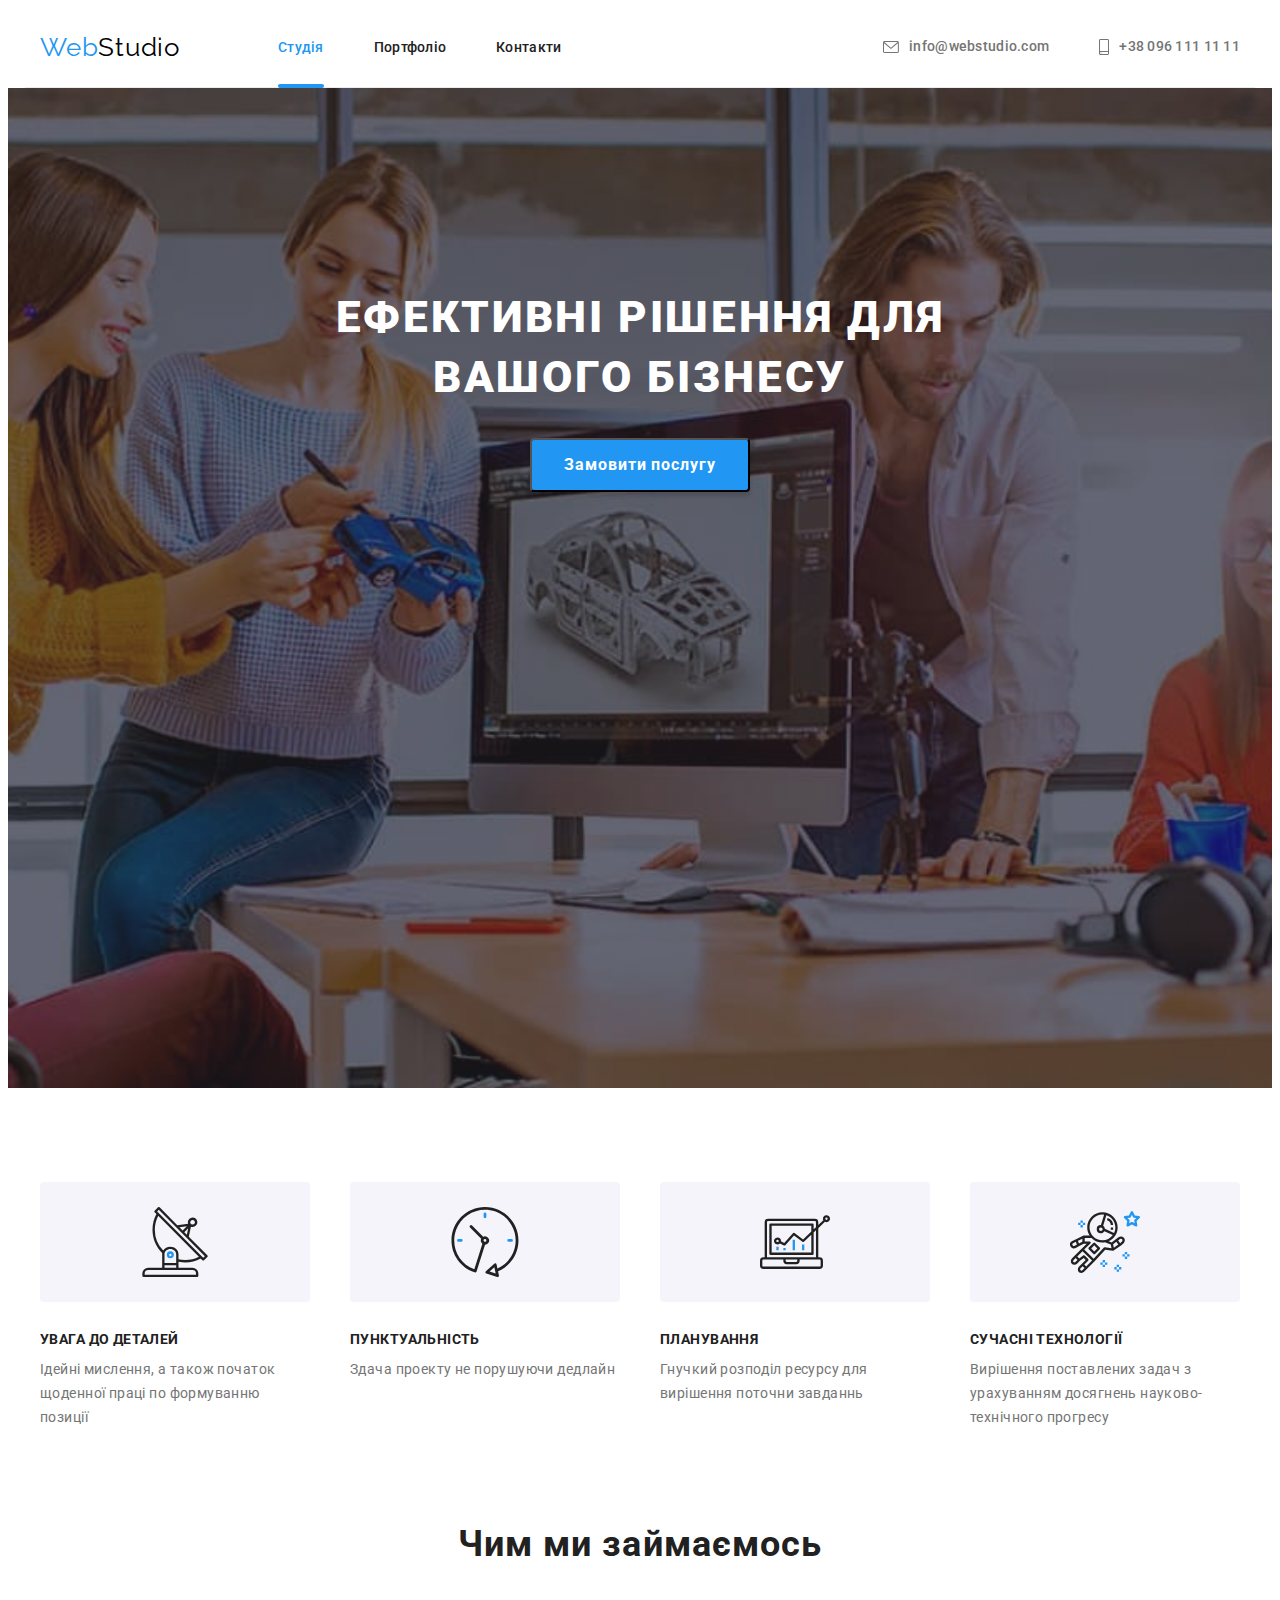
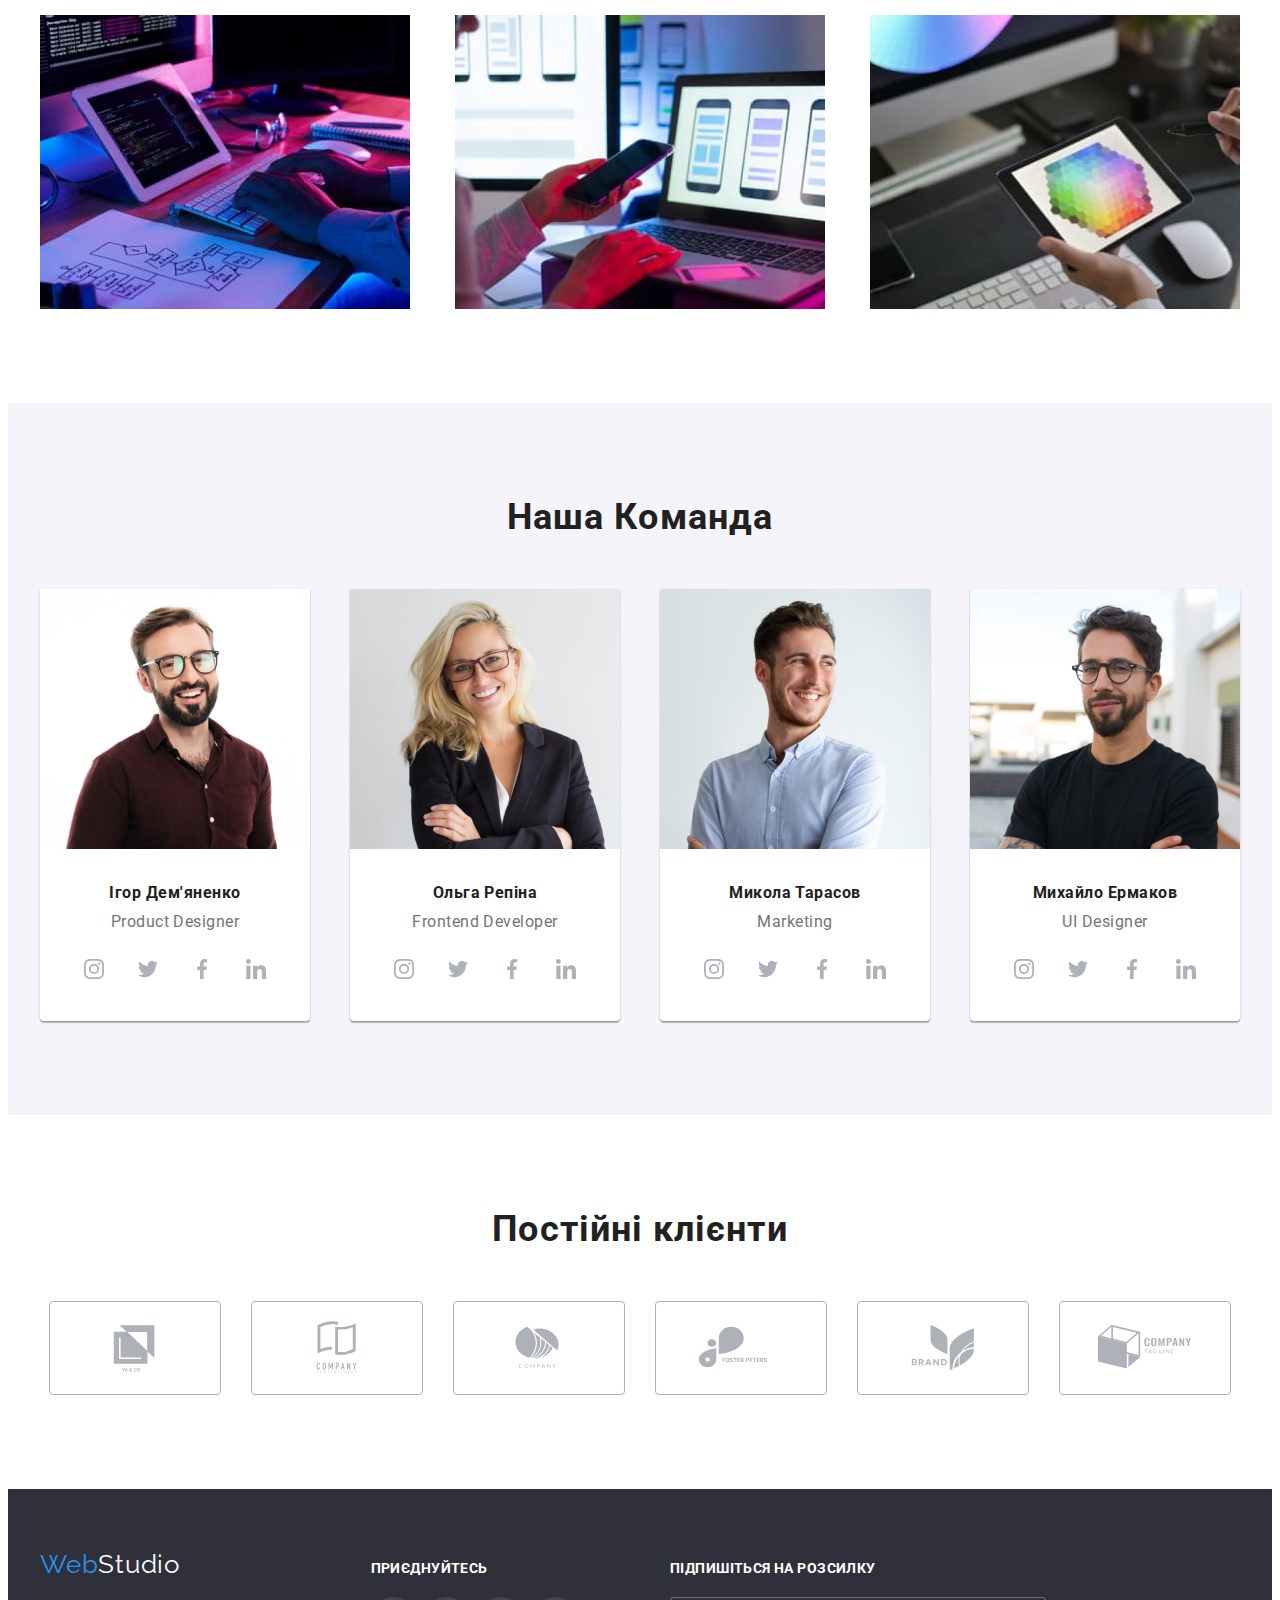
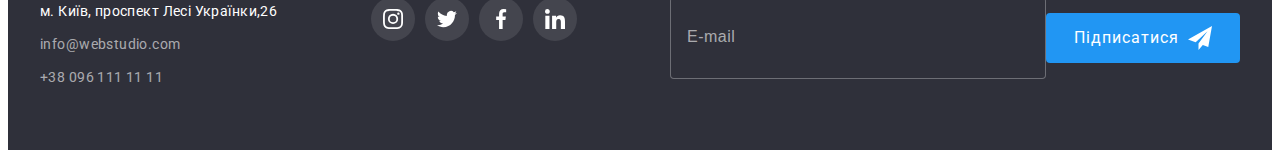
<file: index.html>
<!DOCTYPE html>
<html lang="uk">
  <head>
    <meta charset="UTF-8" />
    <meta name="viewport" content="width=device-width, initial-scale=1.0" />
    <title>WedStudio</title>
    <link rel="preconnect" href="https://fonts.googleapis.com" />
    <link rel="preconnect" href="https://fonts.gstatic.com" crossorigin />
    <link
      href="https://fonts.googleapis.com/css2?family=Raleway:wght@700&family=Roboto:wght@400;500;700;900&display=swap"
      rel="stylesheet"
    />
    <link rel="stylesheet" href="https://cdnjs.cloudflare.com/ajax/libs/modern-normalize/1.1.0/modern-normalize.min.css" integrity="sha512-wpPYUAdjBVSE4KJnH1VR1HeZfpl1ub8YT/NKx4PuQ5NmX2tKuGu6U/JRp5y+Y8XG2tV+wKQpNHVUX03MfMFn9Q==" crossorigin="anonymous" referrerpolicy="no-referrer" />
    <link rel="stylesheet" href="https://cdnjs.cloudflare.com/ajax/libs/modern-normalize/1.1.0/modern-normalize.min.css" integrity="sha512-wpPYUAdjBVSE4KJnH1VR1HeZfpl1ub8YT/NKx4PuQ5NmX2tKuGu6U/JRp5y+Y8XG2tV+wKQpNHVUX03MfMFn9Q==" crossorigin="anonymous" referrerpolicy="no-referrer" />
    <link rel="stylesheet" href="./css/styles.css" />
    <link rel="stylesheet" href="./css/main.min.css" />
    
    
  </head>
  <body>
    <header class="header">
      <div class="container">
        <nav class="header-nav">
          <a href="index.html" lang="en" class="header__logo link"><span>Web</span>Studio</a>

          <ul class="main-nav list">
            <li class="main-nav__item">
              <a href="index.html" class="main-nav__link link current">Студія</a>
            </li>
            <li class="main-nav__item">
              <a href="portfolio.html" class="main-nav__link link">Портфоліо</a>
            </li>
            <li class="main-nav__item"><a href="#" class="main-nav__link link">Контакти</a></li>
          </ul>
        </nav>
    

      
        <ul class="conneсtion-nav list">
        <li class="conneсtion-nav__item">
          <a href="mailto:info@webstudio.com" class="conneсtion-nav__link link"
            >
            <svg class="connection-nav__icon"  width="16" height="12">
              <use href="./images/icons.svg#icon-mail"></use>
            </svg>
            info@webstudio.com</a
          >
        </li>
        <li class="conneсtion-nav__item">
          <a href="tel:+380961111111" class="conneсtion-nav__link link"
            >
            <svg class="connection-nav__icon"  width="10" height="16">
              <use href="./images/icons.svg#icon-tel"></use>
            </svg>
            +38 096 111 11 11</a
          >
        </li>
      </ul>
      </div>
    </header>

    <main>
      <!--Герой-->
      <section class="section hero">
        <div class="container">
          <h1 class="hero__titel">Ефективні рішення для вашого бізнесу</h1>
          <button type="button" class="hero__btn btn" data-modal-open>Замовити послугу</button>
        </div>  
        
      </section>

      <!--НАШІ ОСОБЛИВОСТІ-->

      <section class="section specialty">
        <div class="container">
        <h2 class="specialy__titel main-titel visually-hidden">
          Наші особливості
        </h2>

        <ul class="specialty__list list">
          <li class="specialty__item">
            <div class="specialty__icon">
            <svg class="spec-icon"  width="70" height="70">
              <use href="./images/icons.svg#icon-antenna"></use>
            </svg>
            </div>
            <h3 class="specialty__titel titel">Увага до деталей</h3>
            <p class="specialty__text text">
              Ідейні мислення, а також початок щоденної праці по формуванню
              позиції
            </p>
          </li>

          <li class="specialty__item">
            <div class="specialty__icon">
            <svg class="spec-icon"  width="70" height="70">
              <use href="./images/icons.svg#icon-clock"></use>
            </svg>
            </div>
            <h3 class="specialty__titel titel">Пунктуальність</h3>
            <p class="specialty__text text">
              Здача проекту не порушуючи дедлайн
            </p>
          </li>

          <li class="specialty__item">
            <div class="specialty__icon">
            <svg class="spec-icon"  width="70" height="70">
              <use href="./images/icons.svg#icon-diagram"></use>
            </svg>
            </div>
            <h3 class="specialty__titel titel">Планування</h3>
            <p class="specialty__text text">
              Гнучкий розподіл ресурсу для вирішення поточни завданнь
            </p>
          </li>
          
          <li class="specialty__item">
            <div class="specialty__icon">
            <svg class="spec-icon"  width="70" height="70">
              <use href="./images/icons.svg#icon-astronaut"></use>
            </svg>
            </div>
            <h3 class="specialty__titel titel">Сучасні технології</h3>
            <p class="specialty__text text">
              Вирішення поставлених задач з урахуванням досягнень
              науково-технічного прогресу
            </p>
          </li>
        </ul>
        </div>       
      </section>

      <!--Чим ми займаємось-->

      <section class="section what-do">
        <div class="container">
          <h2 class="what-do-main-titel main-titel">Чим ми займаємось</h2>
        <ul class="what-do-list list">
          <li>
            <div class="wat-do-activ">
            <img
              src="./images/img1.jpg"
              alt="Пишемо код веб-сторінки"
              width="370"
              height="294"
            />
            <h3 class="wat-do-activ-titel titel">Десктопні додатки</h3>
            </div>
          </li>
          <li>
            <div class="wat-do-activ">
            <img
              src="./images/img2.jpg"
              alt="Сінхронизуємо сторінку на різних пристроях"
              width="370"
              height="294"
            />
            <h3 class="wat-do-activ-titel titel">Мобільні додатки</h3>
            </div>
          </li>
          <li>
            <div class="wat-do-activ">
            <img
              src="./images/img3.jpg"
              alt="віалізуємо веб-магію"
              width="370"
              height="294"
            />
            <h3 class="wat-do-activ-titel titel">Дизайнерскі рішення</h3>
            </div>
          </li>
        </ul>
        </div>
        
      </section>
      <!--Наша Команда-->

      <section class="section team">
        <div class="container">
          <h2 class="team-main-titel main-titel">Наша Команда</h2>

        <ul class="team-list list">
          <li class="team-item">
            <img
              src="./images/photos/igor.jpg"
              alt="фотографія члена команди"
              width="270"
              height="260"
            />
            <div class="team-div">
              <h3 class="team-titel titel">Ігор Дем'яненко</h3>
              <p lang="en" class="team-text text">Product Designer</p>
            <ul class="team-soc list">
              <li class="team-soc-item"><a href="" class="soc-link link">
                <svg class="team-soc-icon" width="20" height="20">
                  <use href="./images/icons.svg#icon-instagram"></use>
                </svg>
              </a></li>
              <li class="team-soc-item"><a href="" class="soc-link link">
                <svg class="team-soc-icon" width="20" height="20">
                  <use href="./images/icons.svg#icon-twitter"></use>
                </svg>
              </a></li>
              <li class="team-soc-item"><a href="" class="soc-link link">
                <svg class="team-soc-icon" width="20" height="20">
                  <use href="./images/icons.svg#icon-fecabook"></use>
                </svg>
              </a></li>
              <li class="team-soc-item"><a href="" class="soc-link link">
                <svg class="team-soc-icon" width="20" height="20">
                  <use href="./images/icons.svg#icon-linkedin"></use>
                </svg>
              </a></li>
            </ul>
            </div>
            
          </li>
          <li class="team-item">
            <img
              src="./images/photos/olga.jpg"
              alt="фотографія члена команди"
              width="270"
              height="260"
            />
            <div class="team-div">
              <h3 class="team-titel titel">Ольга Репіна</h3>
              <p lang="en" class="team-text text">Frontend Developer</p>
              <ul class="team-soc list">
              <li class="team-soc-item"><a href="" class="soc-link link">
                <svg class="team-soc-icon" width="20" height="20">
                  <use href="./images/icons.svg#icon-instagram"></use>
                </svg>
              </a></li>
              <li class="team-soc-item"><a href="" class="soc-link link">
                <svg class="team-soc-icon" width="20" height="20">
                  <use href="./images/icons.svg#icon-twitter"></use>
                </svg>
              </a></li>
              <li class="team-soc-item"><a href="" class="soc-link link">
                <svg class="team-soc-icon" width="20" height="20">
                  <use href="./images/icons.svg#icon-fecabook"></use>
                </svg>
              </a></li>
              <li class="team-soc-item"><a href="" class="soc-link link">
                <svg class="team-soc-icon" width="20" height="20">
                  <use href="./images/icons.svg#icon-linkedin"></use>
                </svg>
              </a></li>
            </ul>
            </div>
          
          </li>
          <li class="team-item">
            <img
              src="./images/photos/nik.jpg"
              alt="фотографія члена команди"
              width="270"
              height="260"
            />
            <div class="team-div">
              <h3 class="team-titel titel">Микола Тарасов</h3>
              <p lang="en" class="team-text text">Marketing</p>
              <ul class="team-soc list">
              <li class="team-soc-item"><a href="" class="soc-link link">
                <svg class="team-soc-icon" width="20" height="20">
                  <use href="./images/icons.svg#icon-instagram"></use>
                </svg>
              </a></li>
              <li class="team-soc-item"><a href="" class="soc-link link">
                <svg class="team-soc-icon" width="20" height="20">
                  <use href="./images/icons.svg#icon-twitter"></use>
                </svg>
              </a></li>
              <li class="team-soc-item"><a href="" class="soc-link link">
                <svg class="team-soc-icon" width="20" height="20">
                  <use href="./images/icons.svg#icon-fecabook"></use>
                </svg>
              </a></li>
              <li class="team-soc-item"><a href="" class="soc-link link">
                <svg class="team-soc-icon" width="20" height="20">
                  <use href="./images/icons.svg#icon-linkedin"></use>
                </svg>
              </a></li>
            </ul>
            </div>
            
          </li>
          <li class="team-item">
            <img
              src="./images/photos/mishka.jpg"
              alt="фотографія члена команди"
              width="270"
              height="260"
            />
            <div class="team-div">
              <h3 class="team-titel titel">Михайло Ермаков</h3>
              <p lang="en" class="team-text text">UI Designer</p>
              <ul class="team-soc list">
              <li class="team-soc-item"><a href="" class="soc-link link">
                <svg class="team-soc-icon" width="20" height="20">
                  <use href="./images/icons.svg#icon-instagram"></use>
                </svg>
              </a></li>
              <li class="team-soc-item"><a href="" class="soc-link link">
                <svg class="team-soc-icon" width="20" height="20">
                  <use href="./images/icons.svg#icon-twitter"></use>
                </svg>
              </a></li>
              <li class="team-soc-item"><a href="" class="soc-link link">
                <svg class="team-soc-icon" width="20" height="20">
                  <use href="./images/icons.svg#icon-fecabook"></use>
                </svg>
              </a></li>
              <li class="team-soc-item"><a href="" class="soc-link link">
                <svg class="team-soc-icon" width="20" height="20">
                  <use href="./images/icons.svg#icon-linkedin"></use>
                </svg>
              </a></li>
            </ul>
            </div>
            
          </li>
        </ul>
        </div>
        
      </section>
      <!-- Постійні клієнти -->
      <section class="section client">
        <div class="container">
          <h2 class="client-titel main-titel">Постійні клієнти</h2>
        <div class="client-icons">
          <ul class="client-list list">
            <li class="client-item"><a href="" class="client-link link">
              <svg class="client-icon" width="106" height="60">
                  <use href="./images/icons.svg#icon-client1"></use>
                </svg>
            </a></li>
            <li class="client-item"><a href="" class="client-link link">
              <svg class="client-icon" width="106" height="60">
                  <use href="./images/icons.svg#icon-client2"></use>
                </svg>
            </a></li>
            <li class="client-item"><a href="" class="client-link link">
              <svg class="client-icon" width="106" height="60">
                  <use href="./images/icons.svg#icon-client3"></use>
                </svg>
            </a></li>
            <li class="client-item"><a href="" class="client-link link">
              <svg class="client-icon" width="106" height="60">
                  <use href="./images/icons.svg#icon-client4"></use>
                </svg>
            </a></li>
            <li class="client-item"><a href="" class="client-link link">
              <svg class="client-icon" width="106" height="60">
                  <use href="./images/icons.svg#icon-client5"></use>
                </svg>
            </a></li>
            <li class="client-item"><a href="" class="client-link link">
              <svg class="client-icon" width="106" height="60">
                  <use href="./images/icons.svg#icon-client6"></use>
                </svg>
            </a></li>
          </ul>
        </div>
        </div>
      </section>
    </main>

    <footer class="footer">
      <div class="container">
        <div class="footer-add">
          <a href="index.html" lang="en" class="footer-logo link"
          ><span>Web</span>Studio</a>        
          <address class="footer-address">
            <ul class="address-list list">
              <li class="addres-item">
                <a
                  href="https://goo.gl/maps/VcLh4SeBCDLP2WR46"
                  target="_blank"
                  rel="noopener noreferrer nofollow"
                  class="address link"
                  >м. Київ, проспект Лесі Українки,26</a
                >
              </li>
              <li class="addres-item">
                <a href="mailto:info@webstudio.com" class="footer-cont link"
                  >info@webstudio.com</a
                >
              </li>
              <li class="addres-item">
                <a href="tel:+380961111111" class="footer-cont link"
                  >+38 096 111 11 11</a
                >
              </li>
            </ul>
          </address>
        </div>
        <div class="footer-soc">
          <h3 class="footer-titel titel">
            Приєднуйтесь
          </h3>
            <ul class="footer-soc-list list">
                <li class="foooter-soc-item"><a href="" class="foooter-soc-link link">
                  <svg class="footer-soc-icon" width="20" height="20">
                    <use href="./images/icons.svg#icon-instagram"></use>
                  </svg>
                </a></li>
                <li class="foooter-soc-item"><a href="" class="foooter-soc-link link">
                  <svg class="footer-soc-icon" width="20" height="20">
                    <use href="./images/icons.svg#icon-twitter"></use>
                  </svg>
                </a></li>
                <li class="foooter-soc-item"><a href="" class="foooter-soc-link link">
                  <svg class="footer-soc-icon" width="20" height="20">
                    <use href="./images/icons.svg#icon-fecabook"></use>
                  </svg>
                </a></li>
                <li class="foooter-soc-item"><a href="" class="foooter-soc-link link">
                  <svg class="footer-soc-icon" width="20" height="20">
                    <use href="./images/icons.svg#icon-linkedin"></use>
                  </svg>
                </a></li>
            </ul>
        </div>
        <div class="footer-mailing">
          <h3 class="footer-titel titel">Підпишіться на розсилку</h3>
          <form class="footer-form">
            <input class="footer-input" type="email" name="email"  placeholder="E-mail" />
            <button type="submit" class="mailing-btn btn">
              <span class="btn-text">Підписатися</span>
              <span class="send-icon"><svg class="send" width="24" height="24">
            <use href="./images/icons.svg#icon-send"></use>
          </svg></span>
            </button>
          </form>
        </div>
      </div>      
    </footer>
    <div class="backdrop is-hidden" data-modal>
      <div class="modal">
        <button type="button" class="modal-close btn" data-modal-close>
          
          <svg class="close-icon" width="18" height="18">
            <use href="./images/icons.svg#icon-close-black"></use>
          </svg>
          
        </button>
        <form class="modal-form">
          <h3 class="modal-form-titel titel">Залиште свої дані, ми вам передзвонимо</h3>
          
          <div class="modal-form-field">
            <label for="name">Ім'я</label>
            <div class="modal-input-icon">
              <input type="text" name="name" id="name" placeholder="Іво Бобул" required /> 
              <svg class="modal-icon" width="18" height="18">
                  <use href="./images/icons.svg#icon-person"></use>
              </svg>
            </div>
          </div>
          
          <div class="modal-form-field">
            <label for="phone_number">Телефон</label>
            <div class="modal-input-icon">
              <input type="tel" name="phone_number" id="phone_number" placeholder="+380** 111 11 11" required />
              <svg class="modal-icon" width="18" height="18">
                    <use href="./images/icons.svg#icon-phone"></use>
                </svg>
            </div>  
          </div>
          
          <div class="modal-form-field">
            <label for="email">Пошта</label>
            <div class="modal-input-icon">
              <input type="email" name="email" id="email" placeholder="my@mail.com" required />
              <svg class="modal-icon" width="18" height="18">
                    <use href="./images/icons.svg#icon-email-form"></use>
                </svg>
            </div>
          </div>
          
          <div class="modal-form-field">
            <label for="coment">Коментар</label>
            <textarea name="coment" rows="5" placeholder="Введіть текст" id="coment"></textarea>
          </div>
          
          <div class="modal-form-check">
            <input class="input-check visually-hidden" type="checkbox" name="policy" value="policy" id="policy" required />
            <label for="policy" class="check-text text">
              <span>
                <svg class="check-icon" width="11" height="8">
                  <use href="./images/icons.svg#icon-check"></use>
                </svg>
              </span>Погоджуюся з розсилкою та приймаю <a href="" class="modal-link link" target="_blank" rel="noopener noreferrer nofollow"> Умови договору</a></label>
          </div>
          

          <button type="submit" class="modal-form-btn btn">Відправити</button>
        </form>
      </div>
    </div>
  <script src="./js/modal.js"></script>
  </body>
</html>
</file>
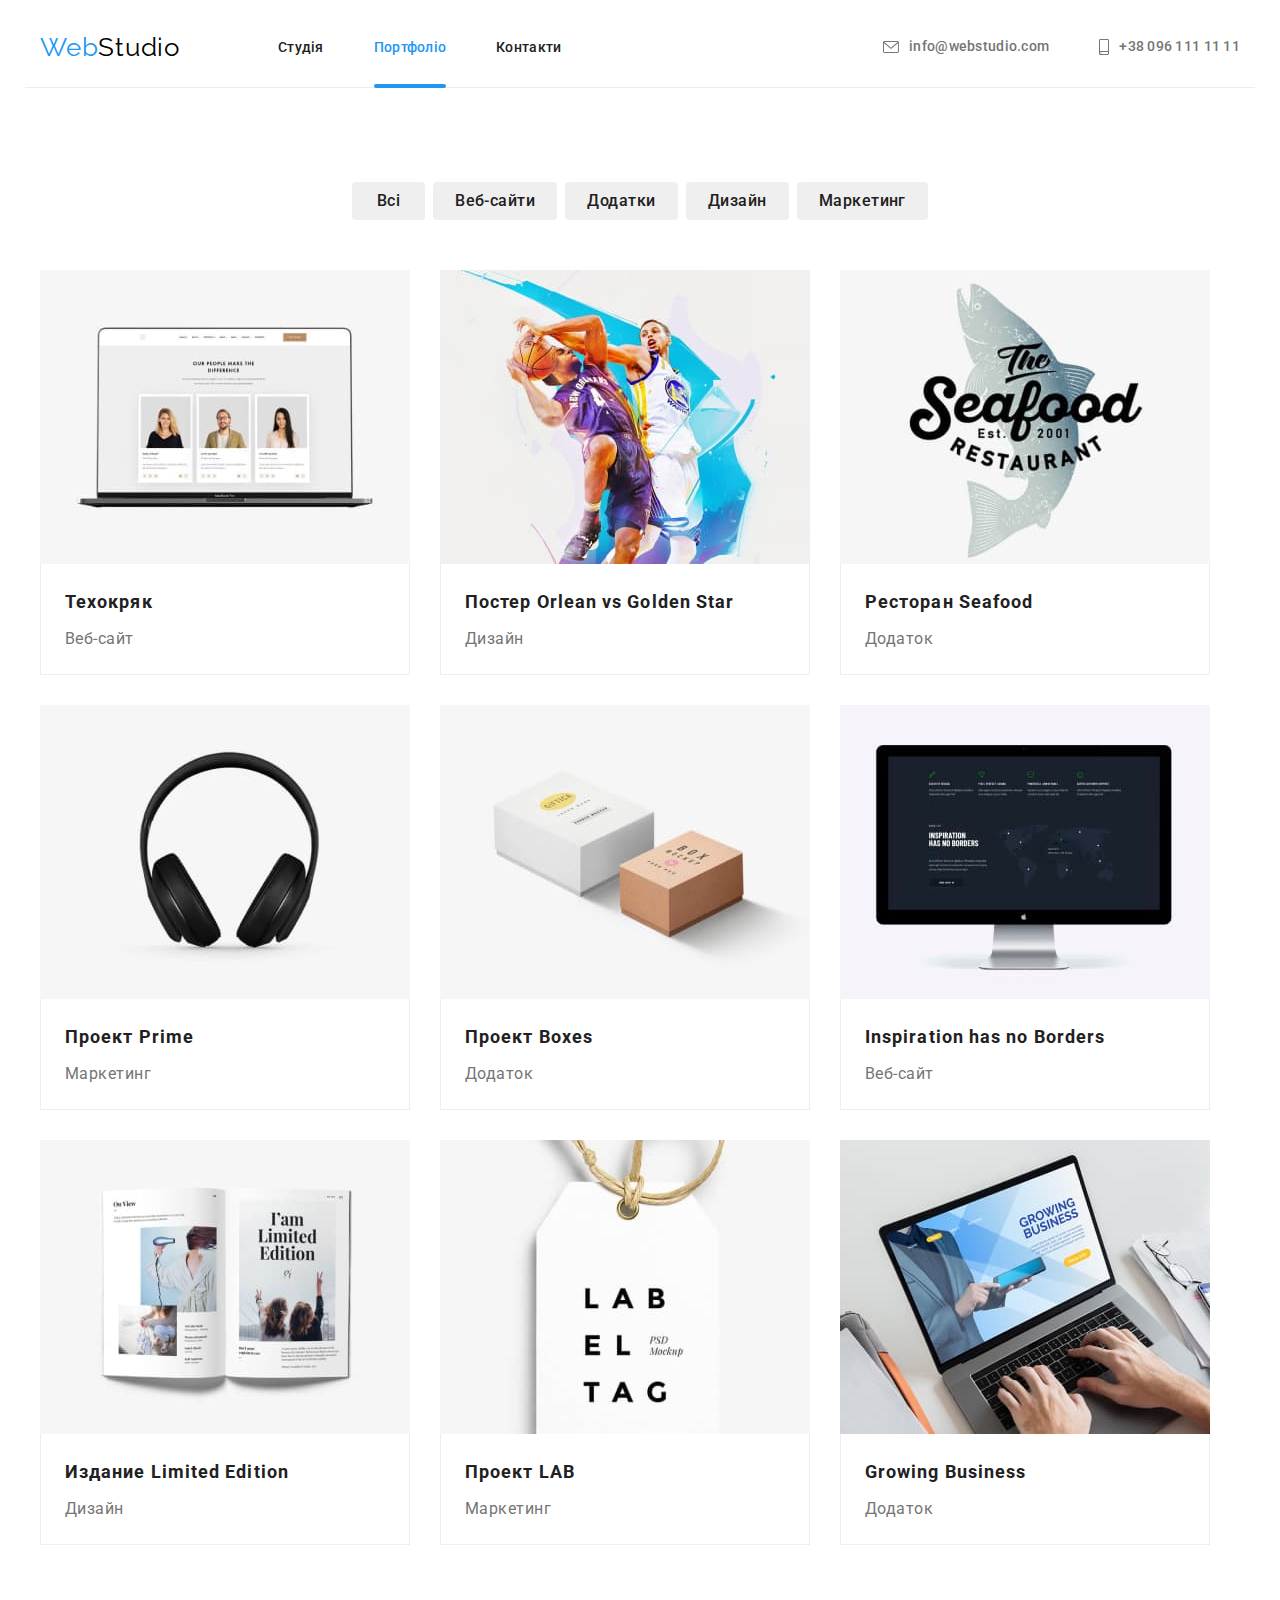
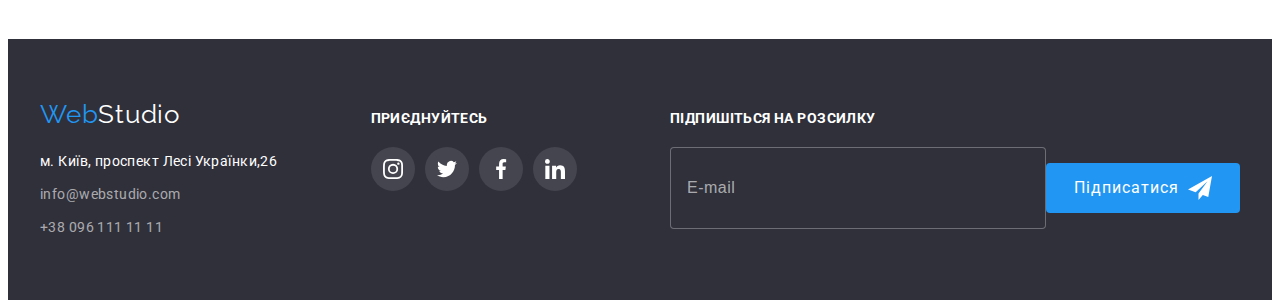
<file: portfolio.html>
<!DOCTYPE html>
<html lang="uk">
  <head>
    <meta charset="UTF-8" />
    <meta name="viewport" content="width=device-width, initial-scale=1.0" />
    <title>WedStudio-Портфоліо</title>
    <link rel="preconnect" href="https://fonts.googleapis.com" />
    <link rel="preconnect" href="https://fonts.gstatic.com" crossorigin />
    <link
      href="https://fonts.googleapis.com/css2?family=Raleway:wght@700&family=Roboto:wght@400;500;700;900&display=swap"
      rel="stylesheet"
    />
    <link rel="stylesheet" href="https://cdnjs.cloudflare.com/ajax/libs/modern-normalize/1.1.0/modern-normalize.min.css" integrity="sha512-wpPYUAdjBVSE4KJnH1VR1HeZfpl1ub8YT/NKx4PuQ5NmX2tKuGu6U/JRp5y+Y8XG2tV+wKQpNHVUX03MfMFn9Q==" crossorigin="anonymous" referrerpolicy="no-referrer" />
    <link rel="stylesheet" href="https://cdnjs.cloudflare.com/ajax/libs/modern-normalize/1.1.0/modern-normalize.min.css" integrity="sha512-wpPYUAdjBVSE4KJnH1VR1HeZfpl1ub8YT/NKx4PuQ5NmX2tKuGu6U/JRp5y+Y8XG2tV+wKQpNHVUX03MfMFn9Q==" crossorigin="anonymous" referrerpolicy="no-referrer" />
    <link rel="stylesheet" href="./css/styles.css" />
    <link rel="stylesheet" href="./css/main.min.css" />
    
    
  </head>
  <body>
    <header class="header">
      <div class="container">
        <nav class="header-nav">
          <a href="index.html" lang="en" class="header__logo link"><span>Web</span>Studio</a>

          <ul class="main-nav list">
            <li class="main-nav__item">
              <a href="index.html" class="main-nav__link link">Студія</a>
            </li>
            <li class="main-nav__item">
              <a href="portfolio.html" class="main-nav__link link current">Портфоліо</a>
            </li>
            <li class="main-nav__item"><a href="#" class="main-nav__link link">Контакти</a></li>
          </ul>
        </nav>
    

      
        <ul class="conneсtion-nav list">
        <li class="conneсtion-nav__item">
          <a href="mailto:info@webstudio.com" class="conneсtion-nav__link link"
            >
            <svg class="connection-nav__icon"  width="16" height="12">
              <use href="./images/icons.svg#icon-mail"></use>
            </svg>
            info@webstudio.com</a
          >
        </li>
        <li class="conneсtion-nav__item">
          <a href="tel:+380961111111" class="conneсtion-nav__link link"
            >
            <svg class="connection-nav__icon"  width="10" height="16">
              <use href="./images/icons.svg#icon-tel"></use>
            </svg>
            +38 096 111 11 11</a
          >
        </li>
      </ul>
      </div>
    </header>

    <main>
      <section class="section example">
        <div class="container">
          <h2 class="visually-hidden">Приклади наших робіт</h2>
        <!--Кнопки фільтрації прикладів робіт-->
        <ul class="buttons list">
          <li>
            <button type="button" class="example-btn btn">Всі</button>
          </li>
          <li><button type="button" class="example-btn btn">Веб-сайти</button></li>
          <li>
            <button type="button" class="example-btn btn">Додатки</button>
          </li>
          <li><button type="button" class="example-btn btn">Дизайн</button></li>
          <li>
            <button type="button" class="example-btn btn">Маркетинг</button>
          </li>
        </ul>

        <!--Саме приклади-->

        <ul class="example-list list">
          <li class="example-item">
            <a href="#" class="example-link link">
              <div class="example-activ">
                <img
                src="./images/portfolio/img1.jpg"
                alt="Лед-топ з відкритим веб-сайтом"
                width="370"
                height="294"
              />
              <p class="activ-text text">Ресурс пропонує комплексні пропозиції з різним рівнем функціоналу та сервісів. Все це дозволить відвідувачу отримати вичерпні відомості про компанію чи приватну особу.</p>
            </div>
              
              
              <div class="example-div">
                <h3 class="example-titel titel">Техокряк</h3>
                <p class="example-text text">Веб-сайт</p>
              </div> 
            </a>
          </li>
          <li class="example-item">
            <a href="#" class="example-link link">
              <div class="example-activ">
                <img
                src="./images/portfolio/img2.jpg"
                alt="Блок-шот при спробі слем-данку"
                width="370"
                height="294"
              />
              <p class="activ-text text">Ресурс пропонує комплексні пропозиції з різним рівнем функціоналу та сервісів. Все це дозволить відвідувачу отримати вичерпні відомості про компанію чи приватну особу.</p>
              </div>
              
              <div class="example-div">
                <h3 class="example-titel titel">
                Постер <span lang="en">Orlean vs Golden Star</span>
              </h3>
              <p class="example-text text">Дизайн</p>
              </div> 
            </a>
          </li>
          <li class="example-item">
            <a href="#" class="example-link link">
              <div class="example-activ">
                <img
                src="./images/portfolio/img3.jpg"
                alt="Логотип ресторану Seafood"
                width="370"
                height="294"
              />
              <p class="activ-text text">Ресурс пропонує комплексні пропозиції з різним рівнем функціоналу та сервісів. Все це дозволить відвідувачу отримати вичерпні відомості про компанію чи приватну особу.</p>
              </div>
              
              <div class="example-div">
                <h3 class="example-titel titel">Ресторан <span lang="en">Seafood</span></h3>
              <p class="example-text text">Додаток</p>
              </div> 
            </a>
          </li>
          <li class="example-item">
            <a href="#" class="example-link link">
              <div class="example-activ">
                <img
                src="./images/portfolio/img4.jpg"
                alt="Навушники"
                width="370"
                height="294"
              />
              <p class="activ-text text">Ресурс пропонує комплексні пропозиції з різним рівнем функціоналу та сервісів. Все це дозволить відвідувачу отримати вичерпні відомості про компанію чи приватну особу.</p>
              </div>
              
              <div class="example-div">
                <h3 class="example-titel titel">Проект <span lang="en">Prime</span></h3>
              <p class="example-text text">Маркетинг</p>
              </div>
            </a>
          </li>
          <li class="example-item">
            <a href="#" class="example-link link">
              <div class="example-activ">
                <img
                src="./images/portfolio/img5.jpg"
                alt="Дві коробки різних розмірів"
                width="370"
                height="294"
              />
              <p class="activ-text text">Ресурс пропонує комплексні пропозиції з різним рівнем функціоналу та сервісів. Все це дозволить відвідувачу отримати вичерпні відомості про компанію чи приватну особу.</p>
              </div>
              
              <div class="example-div">
                <h3 class="example-titel titel">Проект <span lang="en">Boxes</span></h3>
              <p class="example-text text">Додаток</p>
              </div> 
            </a>
          </li>
          <li class="example-item">
            <a href="#" class="example-link link">
              <div class="example-activ">
                <img
                src="./images/portfolio/img6.jpg"
                alt="Монітор з відкритим веб-сайтом"
                width="370"
                height="294"
              />
              <p class="activ-text text">Ресурс пропонує комплексні пропозиції з різним рівнем функціоналу та сервісів. Все це дозволить відвідувачу отримати вичерпні відомості про компанію чи приватну особу.</p>
              </div>
              
              <div class="example-div">
                <h3 class="example-titel titel" lang="en">Inspiration has no Borders</h3>
              <p class="example-text text">Веб-сайт</p>
              </div> 
            </a>
          </li>
          <li class="example-item">
            <a href="#" class="example-link link">
              <div class="example-activ">
                <img
                src="./images/portfolio/img7.jpg"
                alt="Розгорнута книга з картинками"
                width="370"
                height="294"
              />
              <p class="activ-text text">Ресурс пропонує комплексні пропозиції з різним рівнем функціоналу та сервісів. Все це дозволить відвідувачу отримати вичерпні відомості про компанію чи приватну особу.</p>
              </div>
              
              <div class="example-div">
                <h3 class="example-titel titel">Издание <span lang="en">Limited Edition</span></h3>
              <p class="example-text text">Дизайн</p>
              </div> 
            </a>
          </li>
          <li class="example-item">
            <a href="#" class="example-link link">
              <div class="example-activ">
                <img
                src="./images/portfolio/img8.jpg"
                alt="Бірка з маркуванням виробу"
                width="370"
                height="294"
              />
              <p class="activ-text text">Ресурс пропонує комплексні пропозиції з різним рівнем функціоналу та сервісів. Все це дозволить відвідувачу отримати вичерпні відомості про компанію чи приватну особу.</p>
              </div>
              
              <div class="example-div">
                <h3 class="example-titel titel">Проект <span lang="en">LAB</span></h3>
              <p class="example-text text">Маркетинг</p>
              </div> 
            </a>
          </li>
          <li class="example-item">
            <a href="#" class="example-link link">
              <div class="example-activ">
                <img
                src="./images/portfolio/img9.jpg"
                alt="Лед-топ на екрані якого відбувається процес встановлення десктопного додатку"
                width="370"
                height="294"
              />
              <p class="activ-text text">Ресурс пропонує комплексні пропозиції з різним рівнем функціоналу та сервісів. Все це дозволить відвідувачу отримати вичерпні відомості про компанію чи приватну особу.</p>
              </div>
              
              <div class="example-div">
                <h3 class="example-titel titel" lang="en">Growing Business</h3>
              <p class="example-text text">Додаток</p>
              </div> 
            </a>
          </li>
        </ul>
        </div>
        
      </section>
    </main>

    <footer class="footer">
      <div class="container">
        <div class="footer-add">
          <a href="index.html" lang="en" class="footer-logo link"
          ><span>Web</span>Studio</a>        
          <address class="footer-address">
            <ul class="address-list list">
              <li class="addres-item">
                <a
                  href="https://goo.gl/maps/VcLh4SeBCDLP2WR46"
                  target="_blank"
                  rel="noopener noreferrer nofollow"
                  class="address link"
                  >м. Київ, проспект Лесі Українки,26</a
                >
              </li>
              <li class="addres-item">
                <a href="mailto:info@webstudio.com" class="footer-cont link"
                  >info@webstudio.com</a
                >
              </li>
              <li class="addres-item">
                <a href="tel:+380961111111" class="footer-cont link"
                  >+38 096 111 11 11</a
                >
              </li>
            </ul>
          </address>
        </div>
        <div class="footer-soc">
          <h3 class="footer-titel titel">
            Приєднуйтесь
          </h3>
            <ul class="footer-soc-list list">
                <li class="foooter-soc-item"><a href="" class="foooter-soc-link link">
                  <svg class="footer-soc-icon" width="20" height="20">
                    <use href="./images/icons.svg#icon-instagram"></use>
                  </svg>
                </a></li>
                <li class="foooter-soc-item"><a href="" class="foooter-soc-link link">
                  <svg class="footer-soc-icon" width="20" height="20">
                    <use href="./images/icons.svg#icon-twitter"></use>
                  </svg>
                </a></li>
                <li class="foooter-soc-item"><a href="" class="foooter-soc-link link">
                  <svg class="footer-soc-icon" width="20" height="20">
                    <use href="./images/icons.svg#icon-fecabook"></use>
                  </svg>
                </a></li>
                <li class="foooter-soc-item"><a href="" class="foooter-soc-link link">
                  <svg class="footer-soc-icon" width="20" height="20">
                    <use href="./images/icons.svg#icon-linkedin"></use>
                  </svg>
                </a></li>
            </ul>
        </div>
        <div class="footer-mailing">
          <h3 class="footer-titel titel">Підпишіться на розсилку</h3>
          <form class="footer-form">
            <input class="footer-input" type="email" name="email"  placeholder="E-mail" />
            <button type="submit" class="mailing-btn btn">
              <span class="btn-text">Підписатися</span>
              <span class="send-icon"><svg class="send" width="24" height="24">
            <use href="./images/icons.svg#icon-send"></use>
          </svg></span>
            </button>
          </form>
        </div>
      </div>      
    </footer>
  </body>
</html>
</file>
<file: css/styles.css>
/*HEADER*/

/*main*/

/*HERO*/

/*specialty*/


/*What do we do?*/

/*Our team*/

/* Постійні клієнти */

/*footer*/



/*PORTFOLIO*/

/*portfolio buttons*/


/*EXAMPLES*/


/* Modal */
</file>
<file: css/main.min.css>
:root{--main-color: #212121;--second-color: #757575;--third-color: #ffffff;--accent-color: #2196F3;--background-color: #E5E5E5;--header-background-color: #FFFFFF;--hero-text: #ffffff;--specialty-background-color: #F5F5F5;--team-background-color: #F5F4FA;--footer-background-color: #2F303A;--footer-main-text: #ffffff;--footer-second-text: rgba(255, 255, 255, 0.6)}h1,h2,h3,h4,h5,h6,p{margin:0}ul{margin:0;padding-left:0}.btn{cursor:pointer}body{color:var(--main-color);font-family:'Roboto', sans-serif}.section{margin:0 auto;padding-top:94px;padding-bottom:94px}.link{text-decoration:none}.list{list-style:none}.visually-hidden{position:absolute;white-space:nowrap;width:1px;height:1px;overflow:hidden;border:0;padding:0;clip:rect(0 0 0 0);clip-path:inset(50%);margin:-1px}.container{width:1200px;padding:0 15px;margin:0 auto}.main-titel{font-weight:700;font-size:36px;line-height:1.16;text-align:center;letter-spacing:0.03em;color:var(--main-color)}.titel{font-weight:700;font-size:14px;line-height:1.14;letter-spacing:0.03em;color:var(--main-color)}.text{font-size:14px;line-height:1.71;letter-spacing:0.03em;color:var(--second-color)}.backdrop{position:fixed;top:0;width:100%;height:100%;background-color:rgba(0,0,0,0.2);transition:opacity 500ms cubic-bezier(0.4, 0, 0.2, 1),visibility 500ms cubic-bezier(0.4, 0, 0.2, 1)}.modal{position:fixed;top:50%;left:50%;transform:translate(-50%, -50%);width:528px;min-height:581px;background-color:#ffffff;box-shadow:0px 1px 3px rgba(0,0,0,0.12),0px 1px 1px rgba(0,0,0,0.14),0px 2px 1px rgba(0,0,0,0.2);border-radius:4px;transform:translate(-50%, -50%) scale(1);transition:transform 500ms cubic-bezier(0.4, 0, 0.2, 1),min-height 500ms cubic-bezier(0.4, 0, 0.2, 1)}.backdrop.is-hidden .modal{transform:translate(-50%, -50%) scale(0);min-height:0}.modal-close{display:flex;justify-content:center;align-items:center;position:absolute;top:8px;right:8px;width:30px;height:30px;border:1px solid rgba(0,0,0,0.1);border-radius:50%;color:#000000;background:#FFFFFF;transition:border 250ms cubic-bezier(0.4, 0, 0.2, 1),color 250ms cubic-bezier(0.4, 0, 0.2, 1)}.modal-close:hover,.modal-close:focus{color:var(--accent-color);border:1px solid var var(--accent-color)}.close-icon{fill:currentColor}.is-hidden{opacity:0;visibility:hidden;pointer-events:none}.modal-form{width:528px;height:581px;padding:40px}.modal-form-titel{margin-bottom:12px;font-size:20px;line-height:1.15;text-align:center;letter-spacing:0.03em;color:var(--main-color)}.modal-form-field{display:flex;flex-direction:column;margin-bottom:10px}.modal-form-field label{margin-bottom:4px;font-size:12px;line-height:1.16;letter-spacing:0.01em;color:var(--second-color)}.modal-form-field input{width:448px;height:40px;padding:12px 42px;border:1px solid rgba(33,33,33,0.2);border-radius:4px;transition:border 250ms cubic-bezier(0.4, 0, 0.2, 1)}.modal-form-field input::placeholder{font-size:12px;line-height:1.16;letter-spacing:0.01em;text-align:right;color:var(--second-color)}.modal-form-field input:focus{outline-color:var(--accent-color)}.modal-form-field input:focus+.modal-icon{fill:var(--accent-color)}.modal-form-field .modal-input-icon{position:relative}.modal-form-field .modal-icon{position:absolute;left:14px;top:50%;transform:translateY(-50%);width:18px;height:18px;transition:fill 250ms cubic-bezier(0.4, 0, 0.2, 1)}textarea{resize:none;padding:12px 16px;border:1px solid rgba(33,33,33,0.2);border-radius:4px}textarea::placeholder{font-size:12px;line-height:1.16;letter-spacing:0.01em}.modal-form-check{display:flex;justify-content:space-evenly;margin-bottom:30px}.modal-form-check .check-text{display:flex;align-items:center;position:relative}.modal-form-check .check-text span{display:flex;align-items:center;justify-content:center;width:16px;height:15px;border:2px solid var(--main-color);border-radius:3px;margin-right:5px;transition:background-color 250ms cubic-bezier(0.4, 0, 0.2, 1),border-color 250ms cubic-bezier(0.4, 0, 0.2, 1)}.check-icon{fill:transparent;transition:fill 250ms cubic-bezier(0.4, 0, 0.2, 1)}.input-check:checked+.check-text span{background-color:var(--accent-color);border-color:var(--accent-color)}.input-check:checked+.check-text .check-icon{fill:var(--third-color)}.input-check:focus+.check-text span{border-color:var(--accent-color)}.modal-link{margin-left:4px;color:var(--accent-color);text-decoration:underline}.modal-form-btn{display:block;text-align:center;font-family:inherit;font-weight:700;font-size:16px;line-height:1.88;letter-spacing:0.06em;min-width:200px;padding:10px 52px;margin:0 auto;color:var(--third-color);background:var(--accent-color);border:none;border-radius:4px;transition:box-shadow 250ms cubic-bezier(0.4, 0, 0.2, 1)}.modal-form-btn:hover,.modal-form-btn:focus,.modal-form-btn:active{box-shadow:0px 4px 4px rgba(0,0,0,0.15)}.header .container{display:flex;justify-content:space-between;align-items:center;font-size:14px;border-bottom:1px solid #ECECEC;background-color:#FFFFFF}.header-nav{display:flex;justify-content:flex-start;align-items:center}.header-nav .header__logo{font-family:'Raleway', sans-serif;font-size:26px;line-height:1.19;min-width:145px;letter-spacing:0.03em;padding:24px 0;margin-right:93px;color:#000000;transition:color 250ms cubic-bezier(0.4, 0, 0.2, 1),text-decoration 250ms cubic-bezier(0.4, 0, 0.2, 1)}.header-nav .header__logo span{color:var(--accent-color)}.header-nav .header__logo:hover,.header-nav .header__logo:focus{color:var(--accent-color);text-decoration:underline}.header-nav .main-nav{display:flex}.header-nav .main-nav .main-nav__link{position:relative;display:inline-block;font-weight:500;font-size:14px;line-height:1.14;letter-spacing:0.02em;color:var(--main-color);transition:color 250ms cubic-bezier(0.4, 0, 0.2, 1)}.header-nav .main-nav .main-nav__link:hover,.header-nav .main-nav .main-nav__link:focus{text-decoration:none;color:var(--accent-color)}.header-nav .main-nav .current{color:var(--accent-color)}.header-nav .main-nav .current.main-nav__link::after{content:'';position:absolute;left:0;bottom:-32px;width:100%;height:4px;background-color:var(--accent-color);border-radius:2px}.main-nav__item:not(:last-child){margin-right:50px}.conneсtion-nav{display:flex;justify-content:flex-end;margin-left:auto}.conneсtion-nav .conneсtion-nav__link{display:flex;gap:10px;align-items:center;justify-content:center;font-weight:500;font-size:14px;line-height:1.14;letter-spacing:0.02em;color:var(--second-color);transition:color 250ms cubic-bezier(0.4, 0, 0.2, 1),text-decoration 250ms cubic-bezier(0.4, 0, 0.2, 1)}.conneсtion-nav .conneсtion-nav__link:hover,.conneсtion-nav .conneсtion-nav__link:focus{text-decoration:underline;color:var(--accent-color)}.conneсtion-nav .conneсtion-nav__link .connection-nav__icon{fill:currentColor}.conneсtion-nav .conneсtion-nav__item:not(:last-child){margin-right:50px}.hero{text-align:center;max-width:1600px;height:600px;padding:200px 0px;margin-left:auto;margin-right:auto;background-color:#2F303A;background-image:linear-gradient(to right, #2F303A66, rgba(47,48,58,0.4)),url(../images/back.jpg);background-repeat:no-repeat;background-position:center;background-size:cover}.hero .hero__titel{font-weight:900;font-size:44px;line-height:1.36;text-align:center;letter-spacing:0.06em;text-transform:uppercase;max-width:696px;margin:0 auto;margin-bottom:30px;color:var(--hero-text)}.hero .hero__btn{display:inline-block;font-family:inherit;font-weight:700;font-size:16px;line-height:1.88;letter-spacing:0.06em;color:var(--hero-text);padding:10px 32px;min-width:216px;margin:0 auto;background:var(--accent-color);box-shadow:0px 4px 4px rgba(0,0,0,0.15);border-radius:4px}.hero .hero__btn:hover,.hero .hero__btn:focus{text-decoration:underline var(--accent-color)}.specialty__list{display:flex;justify-content:space-between;align-items:flex-start}.specialty__list .specialty__item{width:270px}.specialty__list .specialty__icon{display:flex;justify-content:center;align-items:center;height:120px;background-color:#F5F4FA;border-radius:4px;margin-bottom:30px}.specialty__list .specialty__titel{width:270px;text-transform:uppercase;margin-bottom:10px}.specialty__list .specialty__text{width:270px}.what-do{padding-top:0}.what-do-main-titel{min-width:366px;text-align:center;margin-bottom:50px}.what-do-list{display:flex;justify-content:space-between}.what-do-list .wat-do-activ{position:relative;width:100%;height:294px}.what-do-list .wat-do-activ .wat-do-activ-titel{position:absolute;bottom:0px;left:0;width:100%;height:70px;padding-top:27px;padding-bottom:27px;text-align:center;text-transform:uppercase;color:var(--third-color);background:rgba(47,48,58,0.8);opacity:0;transition:opacity 250ms cubic-bezier(0.4, 0, 0.2, 1)}.what-do-list .wat-do-activ .wat-do-activ-titel:hover,.what-do-list .wat-do-activ .wat-do-activ-titel:focus{opacity:1}.team{background-color:var(--team-background-color)}.team-main-titel{min-width:264px;text-align:center;margin-bottom:50px}.team-list{display:flex;justify-content:space-between}.team-list .team-item{display:block;background-color:#FFFFFF;box-shadow:0px 1px 3px rgba(0,0,0,0.12),0px 1px 1px rgba(0,0,0,0.14),0px 2px 1px rgba(0,0,0,0.2);border-radius:0px 0px 4px 4px}.team-div{padding-top:30px;padding-bottom:30px}.team-div .team-titel{font-size:16px;line-height:1.19;min-width:104px;text-align:center;margin-bottom:10px}.team-div .team-text{font-size:16px;line-height:1.19;min-width:76px;text-align:center}.team-div .team-soc{margin-top:16px;display:flex;justify-content:center;gap:10px}.team-div .team-soc .soc-link{display:flex;justify-content:center;align-items:center;width:44px;height:44px;border-radius:50%;color:#AFB1B8;transition:color 250ms cubic-bezier(0.4, 0, 0.2, 1),background-color 250ms cubic-bezier(0.4, 0, 0.2, 1)}.team-div .team-soc .soc-link:hover,.team-div .team-soc .soc-link:focus{color:#ffffff;background-color:var(--accent-color)}.team-div .team-soc .soc-link .team-soc-icon{fill:currentColor}.client-titel{min-width:297px;text-align:center;margin-bottom:50px}.client-list{display:flex;justify-content:center;gap:30px}.client-list .client-link{display:flex;justify-content:center;align-items:center;width:170px;height:92px;color:#AFB1B8;border:1px solid #AFB1B8;border-radius:4px;transition:color 250ms cubic-bezier(0.4, 0, 0.2, 1),border 250ms cubic-bezier(0.4, 0, 0.2, 1)}.client-list .client-link .client-icon{fill:currentColor}.client-list .client-link:hover,.client-list .client-link:focus{color:var(--accent-color);border:1px solid var(--accent-color)}.footer{margin:0 auto;padding:60px 0px;background-color:var(--footer-background-color)}.footer .container{display:flex;justify-content:space-between;align-items:baseline;gap:70px}.footer-add{margin:0}.footer-add .footer-logo{display:block;font-family:'Raleway', sans-serif;font-size:26px;line-height:1.19;min-width:145px;margin-bottom:20px;letter-spacing:0.03em;color:var(--footer-main-text);transition:text-decoration 250ms cubic-bezier(0.4, 0, 0.2, 1)}.footer-add .footer-logo span{color:var(--accent-color)}.footer-add .footer-logo:hover,.footer-add .footer-logo:focus{text-decoration:underline var(--accent-color)}.footer-add .address-list{min-width:231px}.footer-add .address-list .addres-item:not(:last-child){margin-bottom:9px}.footer-add .address-list .address{display:inline-block;font-style:normal;font-size:14px;line-height:1.71;min-width:231px;letter-spacing:0.03em;color:var(--footer-main-text)}.footer-add .address-list .address:hover,.footer-add .address-list .address:focus{text-decoration:none}.footer-add .address-list .footer-cont{display:inline-block;font-style:normal;font-size:14px;line-height:1.71;min-width:231px;letter-spacing:0.03em;color:var(--footer-second-text)}.footer-add .address-list .footer-cont:hover,.footer-add .address-list .footer-cont:focus{text-decoration:none}.footer-titel{text-transform:uppercase;margin-bottom:20px;color:var(--footer-main-text)}.footer-soc{max-width:206px;margin:0}.footer-soc-list{display:flex;justify-content:center;gap:10px}.footer-soc-list .foooter-soc-link{display:flex;justify-content:center;align-items:center;width:44px;height:44px;border-radius:50%;color:#ffffff;background-color:rgba(255,255,255,0.1);transition:background-color 250ms cubic-bezier(0.4, 0, 0.2, 1)}.footer-soc-list .foooter-soc-link:hover,.footer-soc-list .foooter-soc-link:focus{background-color:var(--accent-color)}.footer-soc-list .foooter-soc-link .footer-soc-icon{fill:currentColor}.footer-mailing{width:570px;height:86px}.footer-form{display:flex;justify-content:space-between;align-items:center}.footer-form .footer-input{width:358px;height:50px;padding:15px 16px;border:1px solid rgba(255,255,255,0.3);border-radius:4px;background-color:var(--footer-background-color);transition:border 250ms cubic-bezier(0.4, 0, 0.2, 1)}.footer-form .footer-input::placeholder{font-weight:400;font-size:16px;line-height:1.25;letter-spacing:0.03em;color:rgba(255,255,255,0.6)}.footer-form .footer-input:hover,.footer-form .footer-input:focus{border:1px solid var(--accent-color)}.footer-form .footer-input:focus-within{border:1px solid var(--accent-color)}.footer-form .footer-input:not(:placeholder-shown){border:1px solid var(--accent-color)}.footer-form .mailing-btn{display:flex;justify-content:space-between;align-items:center;width:200px;height:50px;padding:10px 28px;font-family:inherit;color:var(--third-color);border:none;border-radius:4px;background-color:var(--accent-color);transition:box-shadow 250ms cubic-bezier(0.4, 0, 0.2, 1)}.footer-form .mailing-btn:hover,.footer-form .mailing-btn:focus{box-shadow:0px 4px 4px rgba(0,0,0,0.15)}.footer-form .mailing-btn:active{box-shadow:0px 4px 4px rgba(0,0,0,0.15)}.footer-form .mailing-btn .btn-text{font-size:16px;line-height:1.88;text-align:center;letter-spacing:0.06em}.footer-form .mailing-btn .send-icon{width:24px;height:24px;color:var(--third-color);background-color:transparent;transition:background-color 250ms cubic-bezier(0.4, 0, 0.2, 1)}.footer-form .mailing-btn .send-icon:hover,.footer-form .mailing-btn .send-icon:focus{background-color:var(--accent-color)}.footer-form .mailing-btn .send-icon .send{fill:currentColor}.buttons{display:flex;justify-content:center;flex-wrap:wrap;gap:8px;margin-bottom:50px}.buttons .example-btn{font-family:inherit;font-weight:500;font-size:16px;line-height:1.62;min-width:73px;padding:6px 22px;text-align:center;letter-spacing:0.03em;color:var(--main-color);border:none;border-radius:4px;transition:background-color 250ms cubic-bezier(0.4, 0, 0.2, 1),color 250ms cubic-bezier(0.4, 0, 0.2, 1),box-shadow 250ms cubic-bezier(0.4, 0, 0.2, 1)}.buttons .example-btn:hover,.buttons .example-btn:focus{text-decoration:none;color:#ffffff;background-color:var(--accent-color);box-shadow:0px 3px 1px rgba(0,0,0,0.1),0px 1px 2px rgba(0,0,0,0.08),0px 2px 2px rgba(0,0,0,0.12)}.buttons .example-btn:active{color:#ffffff;background-color:var(--accent-color);box-shadow:0px 3px 1px rgba(0,0,0,0.1),0px 1px 2px rgba(0,0,0,0.08),0px 2px 2px rgba(0,0,0,0.12)}.example-list{display:flex;flex-wrap:wrap;gap:30px}.example-link{display:block;background-color:#ffffff;transition:box-shadow 250ms cubic-bezier(0.4, 0, 0.2, 1)}.example-link:hover,.example-link:focus{box-shadow:0px 1px 1px rgba(0,0,0,0.12),0px 4px 4px rgba(0,0,0,0.06),1px 4px 6px rgba(0,0,0,0.16)}.example-link:hover>.example-activ>.activ-text,.example-link:focus>.example-activ>.activ-text{transform:translateY(0)}.example-link .example-activ{position:relative;width:370px;height:294px;overflow:hidden}.example-link .example-activ .activ-text{position:absolute;bottom:0;left:0;transform:translateY(100%);width:100%;height:100%;padding:63px 24px;font-size:18px;line-height:1.56;color:var(--third-color);background:rgba(33,150,243,0.9);transition:transform 250ms cubic-bezier(0.4, 0, 0.2, 1)}.example-link .example-div{border-right:1px solid #EEEEEE;border-bottom:1px solid #EEEEEE;border-left:1px solid #EEEEEE;padding:20px 24px}.example-link .example-div .example-titel{font-size:18px;line-height:2;margin-bottom:4px;letter-spacing:0.06em}.example-link .example-div .example-text{font-size:16px;line-height:1.88;letter-spacing:0.03em}
/*# sourceMappingURL=main.min.css.map */
</file>
